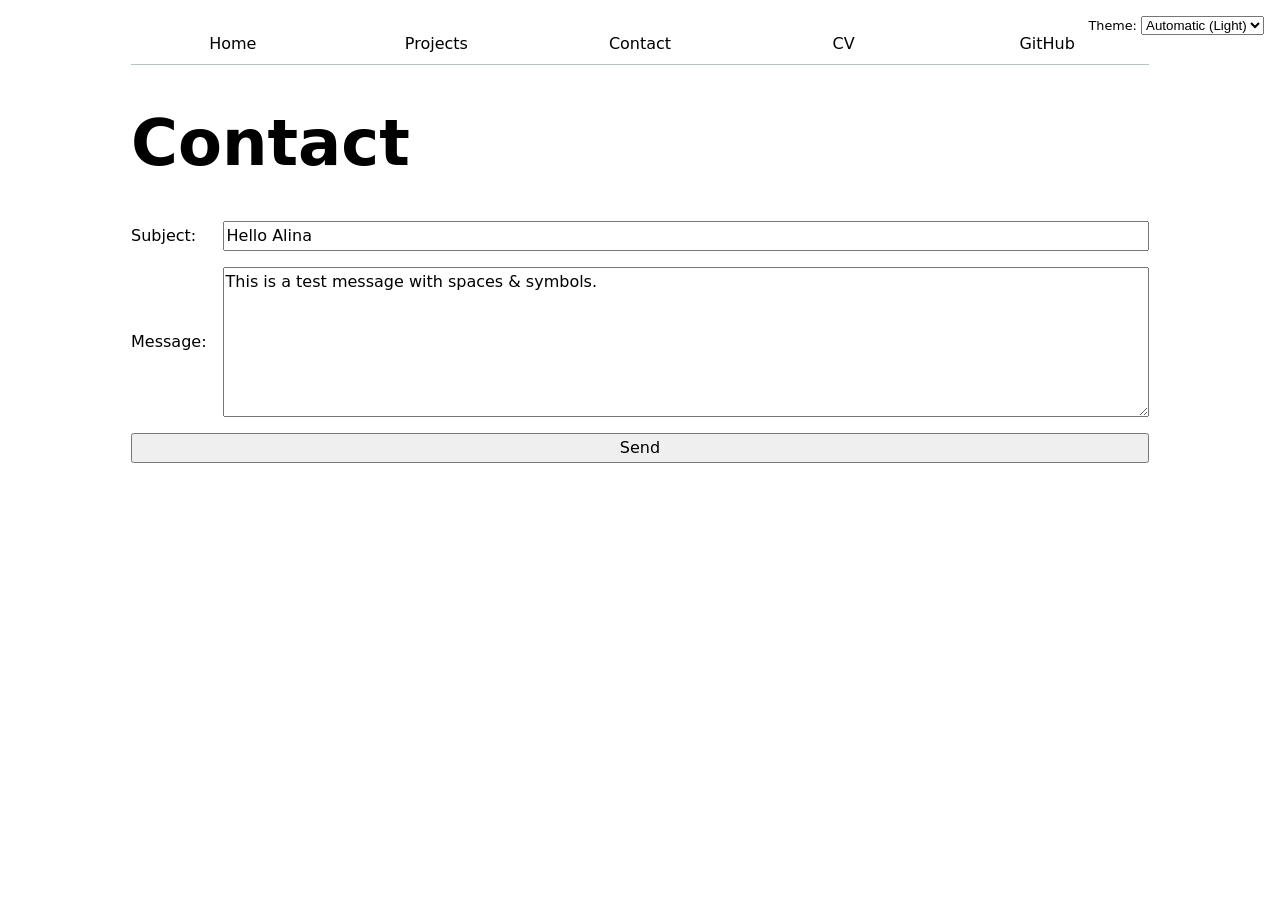
<file: contact/index.html>
<!DOCTYPE html>
<html lang="en">
<head>
    <meta charset="UTF-8">
    <meta name="viewport" content="width=device-width, initial-scale=1.0">
    <title>Contact — Alina Gao</title>
    <link rel="stylesheet" href="../style.css">
    <script type="module" src="../global.js"></script>
</head>
<body>
    <h1>Contact</h1>

    <form action="mailto:yueminggaoalina@gmail.com">
        <label>Subject:
            <input name="subject" value="Hello Alina">
        </label>
        <label>Message:
            <textarea name="body" rows="6">This is a test message with spaces &amp; symbols.</textarea>
        </label>
        <button>Send</button>
    </form>
</body>
</html>
</file>
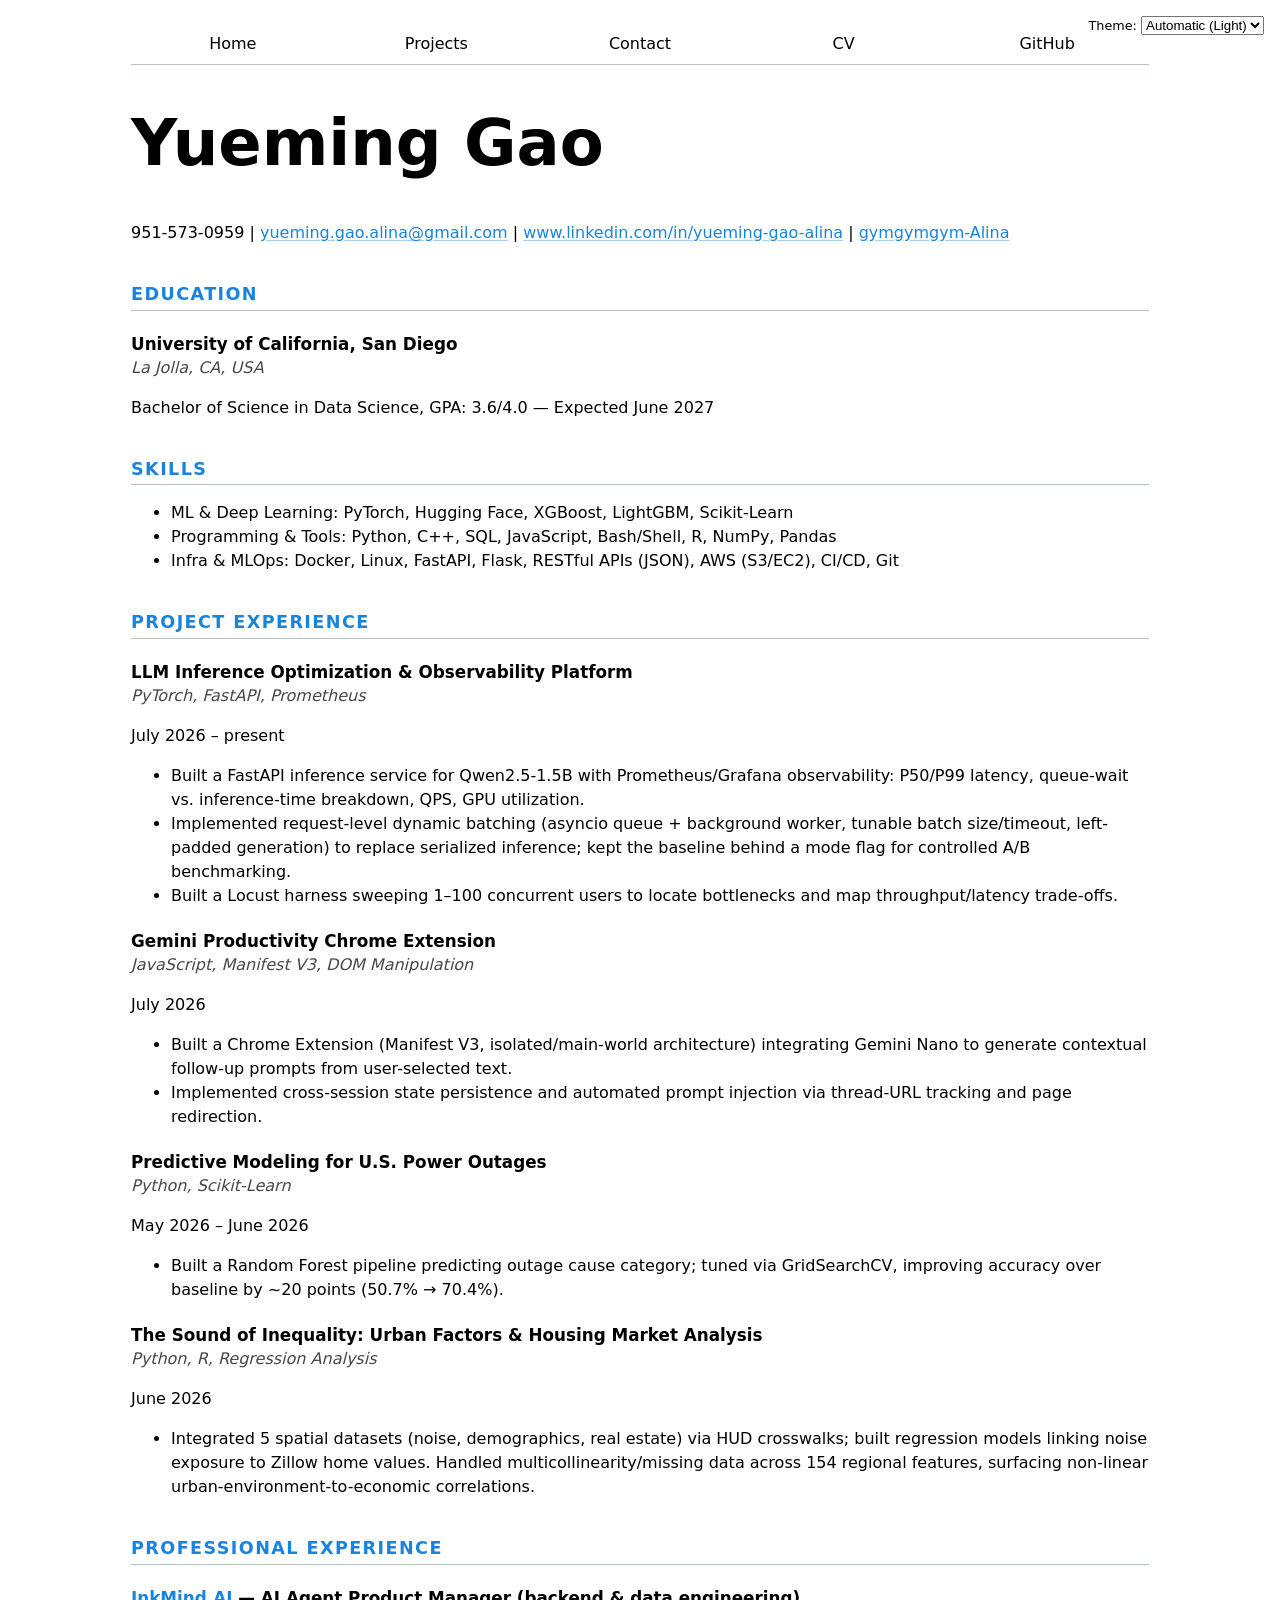
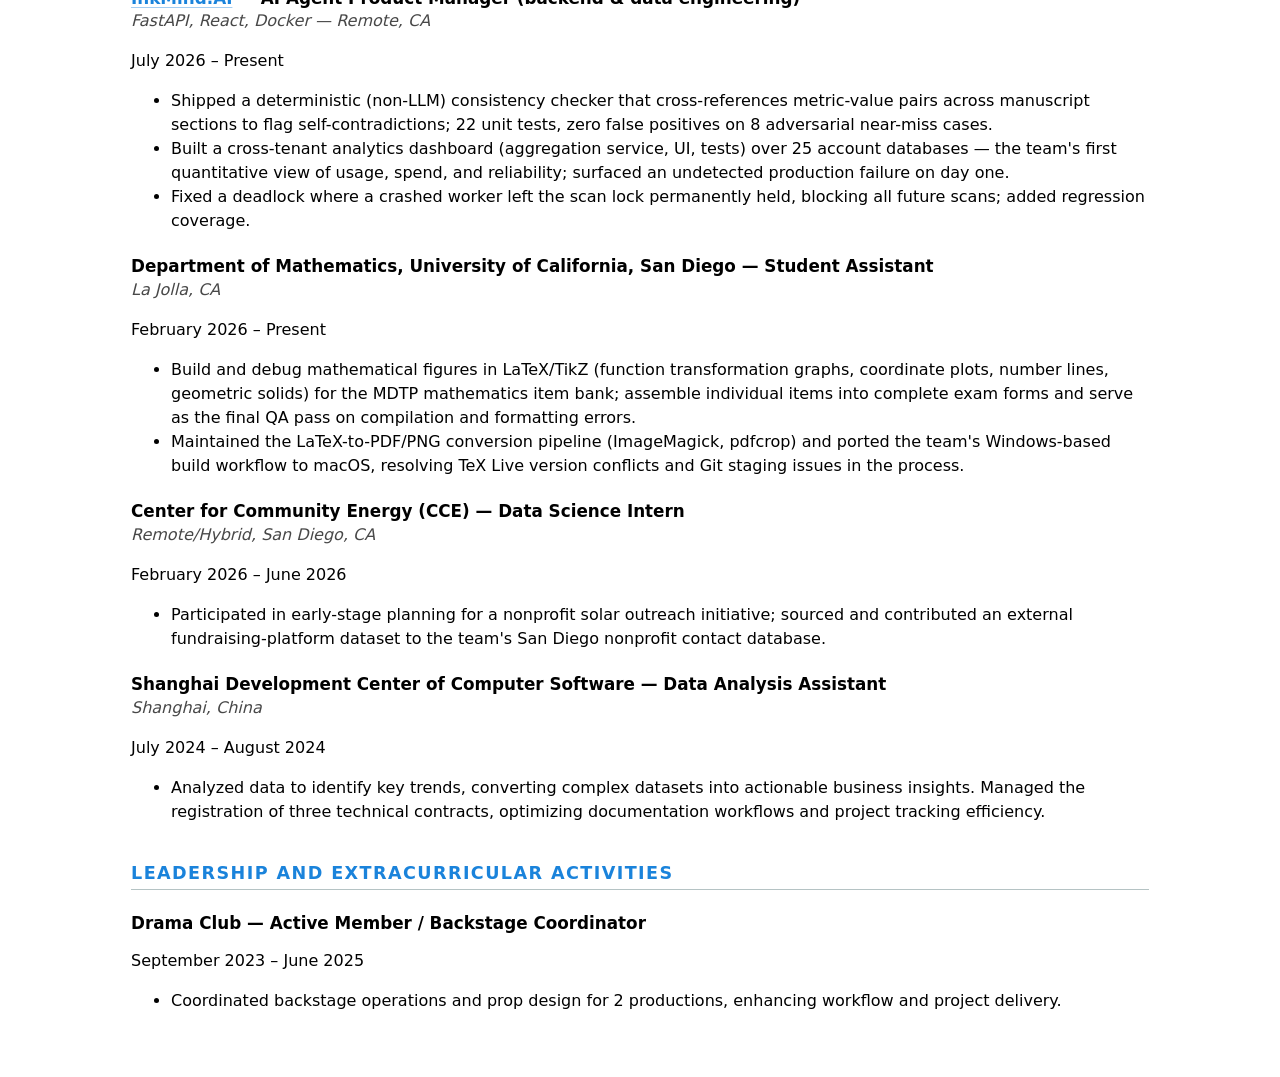
<file: cv/index.html>
<!DOCTYPE html>
<html lang="en">
<head>
    <meta charset="UTF-8">
    <meta name="viewport" content="width=device-width, initial-scale=1.0">
    <title>CV — Alina Gao</title>
    <link rel="stylesheet" href="../style.css">
    <script type="module" src="../global.js"></script>
</head>
<body>

    <h1>Yueming Gao</h1>
    <p>
        951-573-0959 |
        <a href="mailto:yueminggaoalina@gmail.com">yueming.gao.alina@gmail.com</a> |
        <a href="https://www.linkedin.com/in/yueming-gao-alina" target="_blank">www.linkedin.com/in/yueming-gao-alina</a> |
        <a href="https://github.com/gymgymgym-Alina" target="_blank">gymgymgym-Alina</a>
    </p>

    <section>
        <h2>Education</h2>
        <article>
            <header>
                <h3>University of California, San Diego</h3>
                <p>La Jolla, CA, USA</p>
            </header>
            <p>Bachelor of Science in Data Science, GPA: 3.6/4.0 — Expected <time datetime="2027-06">June 2027</time></p>
        </article>
    </section>

    <section>
        <h2>Skills</h2>
        <ul>
            <li>ML & Deep Learning: PyTorch, Hugging Face, XGBoost, LightGBM, Scikit-Learn</li>
            <li>Programming & Tools: Python, C++, SQL, JavaScript, Bash/Shell, R, NumPy, Pandas</li>
            <li>Infra & MLOps: Docker, Linux, FastAPI, Flask, RESTful APIs (JSON), AWS (S3/EC2), CI/CD, Git</li>
        </ul>
    </section>

    <section>
        <h2>Project Experience</h2>

        <article>
            <header>
                <h3>LLM Inference Optimization & Observability Platform</h3>
                <p>PyTorch, FastAPI, Prometheus</p>
            </header>
            <p><time datetime="2026-07">July 2026</time> – present</p>
            <ul>
                <li>Built a FastAPI inference service for Qwen2.5-1.5B with Prometheus/Grafana observability: P50/P99 latency, queue-wait vs. inference-time breakdown, QPS, GPU utilization.</li>
                <li>Implemented request-level dynamic batching (asyncio queue + background worker, tunable batch size/timeout, left-padded generation) to replace serialized inference; kept the baseline behind a mode flag for controlled A/B benchmarking.</li>
                <li>Built a Locust harness sweeping 1–100 concurrent users to locate bottlenecks and map throughput/latency trade-offs.</li>
            </ul>
        </article>

        <article>
            <header>
                <h3>Gemini Productivity Chrome Extension</h3>
                <p>JavaScript, Manifest V3, DOM Manipulation</p>
            </header>
            <p><time datetime="2026-07">July 2026</time></p>
            <ul>
                <li>Built a Chrome Extension (Manifest V3, isolated/main-world architecture) integrating Gemini Nano to generate contextual follow-up prompts from user-selected text.</li>
                <li>Implemented cross-session state persistence and automated prompt injection via thread-URL tracking and page redirection.</li>
            </ul>
        </article>

        <article>
            <header>
                <h3>Predictive Modeling for U.S. Power Outages</h3>
                <p>Python, Scikit-Learn</p>
            </header>
            <p><time datetime="2026-05">May 2026</time> – <time datetime="2026-06">June 2026</time></p>
            <ul>
                <li>Built a Random Forest pipeline predicting outage cause category; tuned via GridSearchCV, improving accuracy over baseline by ~20 points (50.7% → 70.4%).</li>
            </ul>
        </article>

        <article>
            <header>
                <h3>The Sound of Inequality: Urban Factors & Housing Market Analysis</h3>
                <p>Python, R, Regression Analysis</p>
            </header>
            <p><time datetime="2026-06">June 2026</time></p>
            <ul>
                <li>Integrated 5 spatial datasets (noise, demographics, real estate) via HUD crosswalks; built regression models linking noise exposure to Zillow home values. Handled multicollinearity/missing data across 154 regional features, surfacing non-linear urban-environment-to-economic correlations.</li>
            </ul>
        </article>
    </section>

    <section>
        <h2>Professional Experience</h2>

        <article>
            <header>
                <h3><a href="http://inkmind.ai" target="_blank">InkMind.AI</a> — AI Agent Product Manager (backend & data engineering)</h3>
                <p>FastAPI, React, Docker — Remote, CA</p>
            </header>
            <p><time datetime="2026-07">July 2026</time> – Present</p>
            <ul>
                <li>Shipped a deterministic (non-LLM) consistency checker that cross-references metric-value pairs across manuscript sections to flag self-contradictions; 22 unit tests, zero false positives on 8 adversarial near-miss cases.</li>
                <li>Built a cross-tenant analytics dashboard (aggregation service, UI, tests) over 25 account databases — the team's first quantitative view of usage, spend, and reliability; surfaced an undetected production failure on day one.</li>
                <li>Fixed a deadlock where a crashed worker left the scan lock permanently held, blocking all future scans; added regression coverage.</li>
            </ul>
        </article>

        <article>
            <header>
                <h3>Department of Mathematics, University of California, San Diego — Student Assistant</h3>
                <p>La Jolla, CA</p>
            </header>
            <p><time datetime="2026-02">February 2026</time> – Present</p>
            <ul>
                <li>Build and debug mathematical figures in LaTeX/TikZ (function transformation graphs, coordinate plots, number lines, geometric solids) for the MDTP mathematics item bank; assemble individual items into complete exam forms and serve as the final QA pass on compilation and formatting errors.</li>
                <li>Maintained the LaTeX-to-PDF/PNG conversion pipeline (ImageMagick, pdfcrop) and ported the team's Windows-based build workflow to macOS, resolving TeX Live version conflicts and Git staging issues in the process.</li>
            </ul>
        </article>

        <article>
            <header>
                <h3>Center for Community Energy (CCE) — Data Science Intern</h3>
                <p>Remote/Hybrid, San Diego, CA</p>
            </header>
            <p><time datetime="2026-02">February 2026</time> – <time datetime="2026-06">June 2026</time></p>
            <ul>
                <li>Participated in early-stage planning for a nonprofit solar outreach initiative; sourced and contributed an external fundraising-platform dataset to the team's San Diego nonprofit contact database.</li>
            </ul>
        </article>

        <article>
            <header>
                <h3>Shanghai Development Center of Computer Software — Data Analysis Assistant</h3>
                <p>Shanghai, China</p>
            </header>
            <p><time datetime="2024-07">July 2024</time> – <time datetime="2024-08">August 2024</time></p>
            <ul>
                <li>Analyzed data to identify key trends, converting complex datasets into actionable business insights. Managed the registration of three technical contracts, optimizing documentation workflows and project tracking efficiency.</li>
            </ul>
        </article>
    </section>

    <section>
        <h2>Leadership and Extracurricular Activities</h2>
        <article>
            <header>
                <h3>Drama Club — Active Member / Backstage Coordinator</h3>
            </header>
            <p><time datetime="2023-09">September 2023</time> – <time datetime="2025-06">June 2025</time></p>
            <ul>
                <li>Coordinated backstage operations and prop design for 2 productions, enhancing workflow and project delivery.</li>
            </ul>
        </article>
    </section>

</body>
</html>
</file>
<file: style.css>
:root {
  color-scheme: light dark;

  --color-accent: oklch(60% 40% 250);
  --color-border: oklch(50% 10% 200 / 40%);
  --color-muted: color-mix(in oklch, canvastext 60%, canvas);
  --color-surface: color-mix(in oklch, canvastext 5%, canvas);
}

html {
  accent-color: var(--color-accent);
}

body {
  font: 100%/1.5 system-ui;
  max-width: 100ch;
  margin-inline: auto;
  padding: 1em;
}

img {
  max-width: 100%;
  height: auto;
}

h1 {
  font-size: 400%;
}

h1, h2, h3, h4, h5, h6 {
  line-height: 1.1;
  text-wrap: balance;
}

/* ---------- Color scheme switcher ---------- */
.color-scheme {
  position: absolute;
  top: 1rem;
  right: 1rem;
  font-family: inherit;
  font-size: 80%;
}

/* ---------- Navigation ---------- */
nav {
  --border-color: oklch(50% 10% 200 / 40%);

  display: flex;
  margin-bottom: 2em;
  border-bottom: 1px solid var(--border-color);
}

nav a {
  flex: 1;
  text-decoration: none;
  color: inherit;
  text-align: center;
  padding: 0.5em;
}

nav a.current {
  border-bottom: 0.4em solid var(--border-color);
  padding-bottom: 0.1em;
}

nav a:hover {
  border-bottom: 0.4em solid var(--color-accent);
  padding-bottom: 0.1em;
  background-color: color-mix(in oklch, var(--color-accent), canvas 85%);
}

/* ---------- Contact form ---------- */
input, textarea, button {
  font: inherit;
}

form {
  display: grid;
  grid-template-columns: auto 1fr;
  gap: 1em;
}

form label {
  display: grid;
  grid-template-columns: subgrid;
  grid-column: 1 / -1;
  align-items: center;
}

form button {
  grid-column: 1 / -1;
}

/* ---------- Projects ---------- */
.projects {
  display: grid;
  grid-template-columns: repeat(auto-fill, minmax(15em, 1fr));
  gap: 1.5em;
}

.projects article {
  display: grid;
  grid-template-rows: subgrid;
  grid-row: span 3;
  gap: 0.5em;
}

.projects article > :is(h1, h2, h3, h4, h5, h6) {
  margin: 0;
  font-size: 110%;
}

.projects .project-details {
  margin: 0;
}

.projects .project-details p {
  margin-block: 0 0.4em;
}

.project-year {
  color: var(--color-muted);
  font-variant-numeric: oldstyle-nums;
  font-family: Baskerville, "Times New Roman", serif;
  font-style: italic;
}

.placeholder-image {
  width: 100%;
  aspect-ratio: 1 / 1;
  background-color: var(--color-surface);
  border: 1px dashed var(--color-border);
  border-radius: 0.4em;
}

.placeholder {
  color: var(--color-muted);
  font-style: italic;
}

.projects img {
  width: 100%;
  aspect-ratio: 1 / 1;
  object-fit: cover;
  background-color: var(--color-surface);
  border: 1px solid var(--color-border);
  border-radius: 0.4em;
}

/* ---------- CV ---------- */
body > section {
  margin-block: 2.5em;
}

body > section > h2 {
  font-size: 110%;
  text-transform: uppercase;
  letter-spacing: 0.08em;
  color: var(--color-accent);
  border-bottom: 1px solid var(--color-border);
  padding-bottom: 0.3em;
}

section article {
  margin-block: 1.5em;
}

section article h3 {
  margin-block: 0 0.15em;
  font-size: 105%;
}

section article header p {
  margin: 0;
  color: var(--color-muted);
  font-style: italic;
}

/* Content links (outside the nav) */
body > p a,
section a {
  color: var(--color-accent);
  text-decoration-color: oklch(from var(--color-accent) l c h / 40%);
  text-underline-offset: 0.15em;
}

/* ---------- GitHub profile stats ---------- */
#profile-stats dl {
  display: grid;
  grid-template-columns: repeat(4, 1fr);
  gap: 0.25em 1em;
  margin: 0;
  padding: 1em;
  border: 1px solid var(--color-border);
  border-radius: 0.5em;
  background-color: var(--color-surface);
  text-align: center;
}

#profile-stats dt {
  grid-row: 1;
  color: var(--color-muted);
  font-size: 80%;
  text-transform: uppercase;
  letter-spacing: 0.06em;
}

#profile-stats dd {
  grid-row: 2;
  margin: 0;
  font-size: 200%;
  font-weight: 600;
  line-height: 1;
}
</file>
